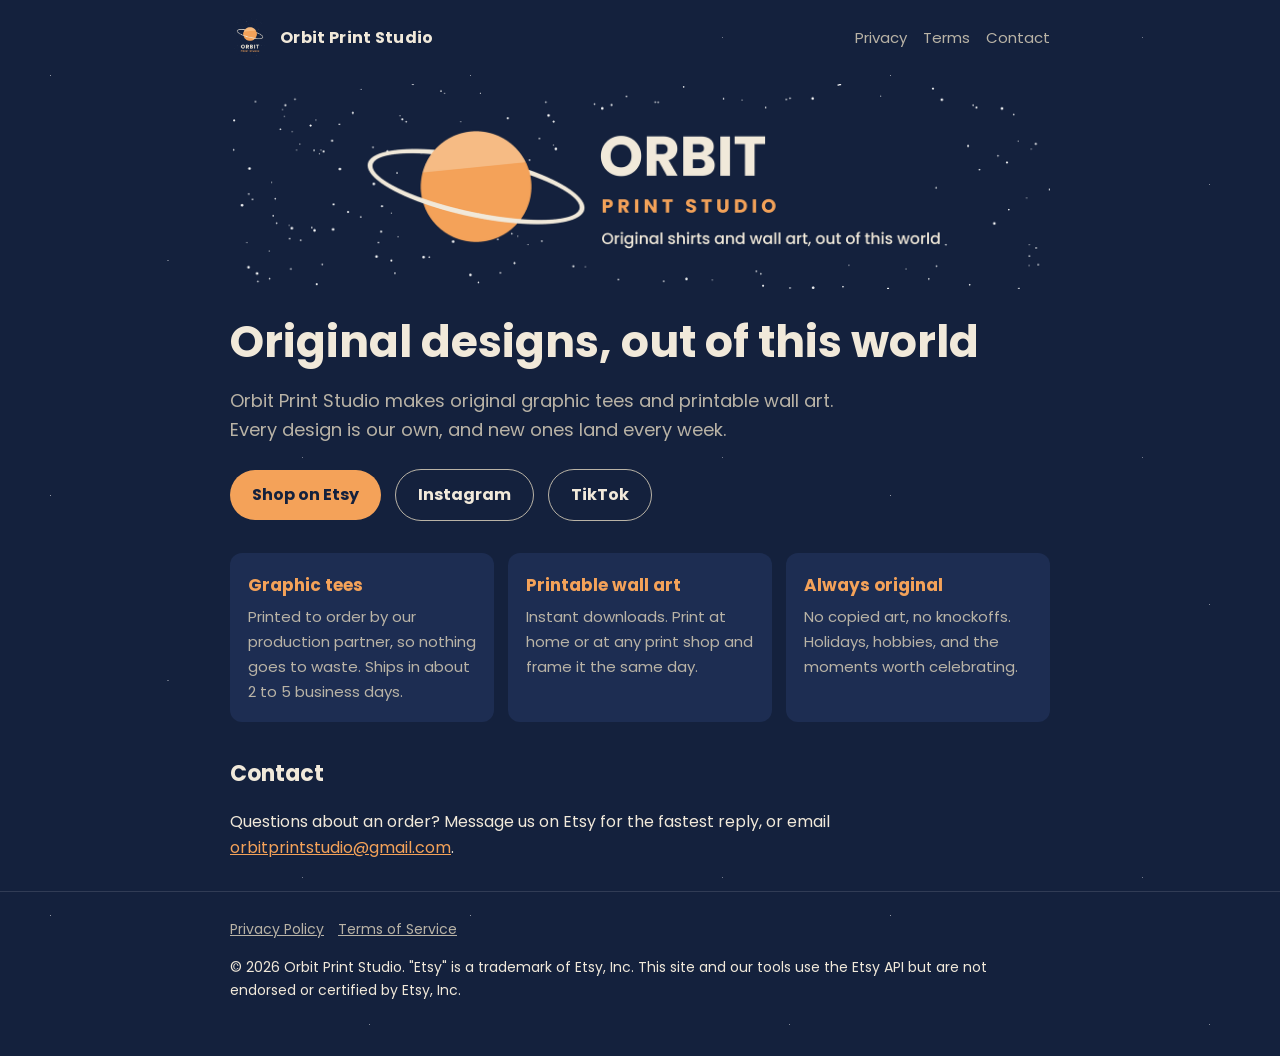
<file: index.html>
<!doctype html>
<html lang="en">
<head>
<meta charset="utf-8">
<meta name="viewport" content="width=device-width, initial-scale=1">
<title>Orbit Print Studio</title>
<meta name="description" content="Original graphic tees and printable wall art. New designs every week.">
<link rel="icon" href="favicon.png">
<link rel="preconnect" href="https://fonts.googleapis.com"><link rel="preconnect" href="https://fonts.gstatic.com" crossorigin>
<link href="https://fonts.googleapis.com/css2?family=Poppins:wght@400;500;700&display=swap" rel="stylesheet">
<link rel="stylesheet" href="style.css">
</head>
<body>
<header><div class="wrap">
  <a class="brand" href="index.html"><img src="logo.png" alt="">Orbit Print Studio</a>
  <nav><a href="privacy.html">Privacy</a><a href="terms.html">Terms</a><a href="#contact">Contact</a></nav>
</div></header>
<main class="wrap">
  <img class="banner" src="banner.png" alt="Orbit Print Studio banner: a ringed planet in a starry sky">
  <h1>Original designs, out of this world</h1>
  <p class="lead">Orbit Print Studio makes original graphic tees and printable wall art. Every design is our own, and new ones land every week.</p>
  <a class="btn" href="https://orbitprintstudioco.etsy.com">Shop on Etsy</a>
  <a class="btn ghost" href="https://www.instagram.com/orbitprintstudio.co/">Instagram</a>
  <a class="btn ghost" href="https://www.tiktok.com/@orbitprintstudio">TikTok</a>

  <div class="cards">
    <div class="card"><h3>Graphic tees</h3><p>Printed to order by our production partner, so nothing goes to waste. Ships in about 2 to 5 business days.</p></div>
    <div class="card"><h3>Printable wall art</h3><p>Instant downloads. Print at home or at any print shop and frame it the same day.</p></div>
    <div class="card"><h3>Always original</h3><p>No copied art, no knockoffs. Holidays, hobbies, and the moments worth celebrating.</p></div>
  </div>

  <h2 id="contact">Contact</h2>
  <p>Questions about an order? Message us on Etsy for the fastest reply, or email <a href="mailto:orbitprintstudio@gmail.com">orbitprintstudio@gmail.com</a>.</p>
</main>
<footer><div class="wrap">
  <a href="privacy.html">Privacy Policy</a><a href="terms.html">Terms of Service</a>
  <p>© 2026 Orbit Print Studio. "Etsy" is a trademark of Etsy, Inc. This site and our tools use the Etsy API but are not endorsed or certified by Etsy, Inc.</p>
</div></footer>
</body>
</html>
</file>
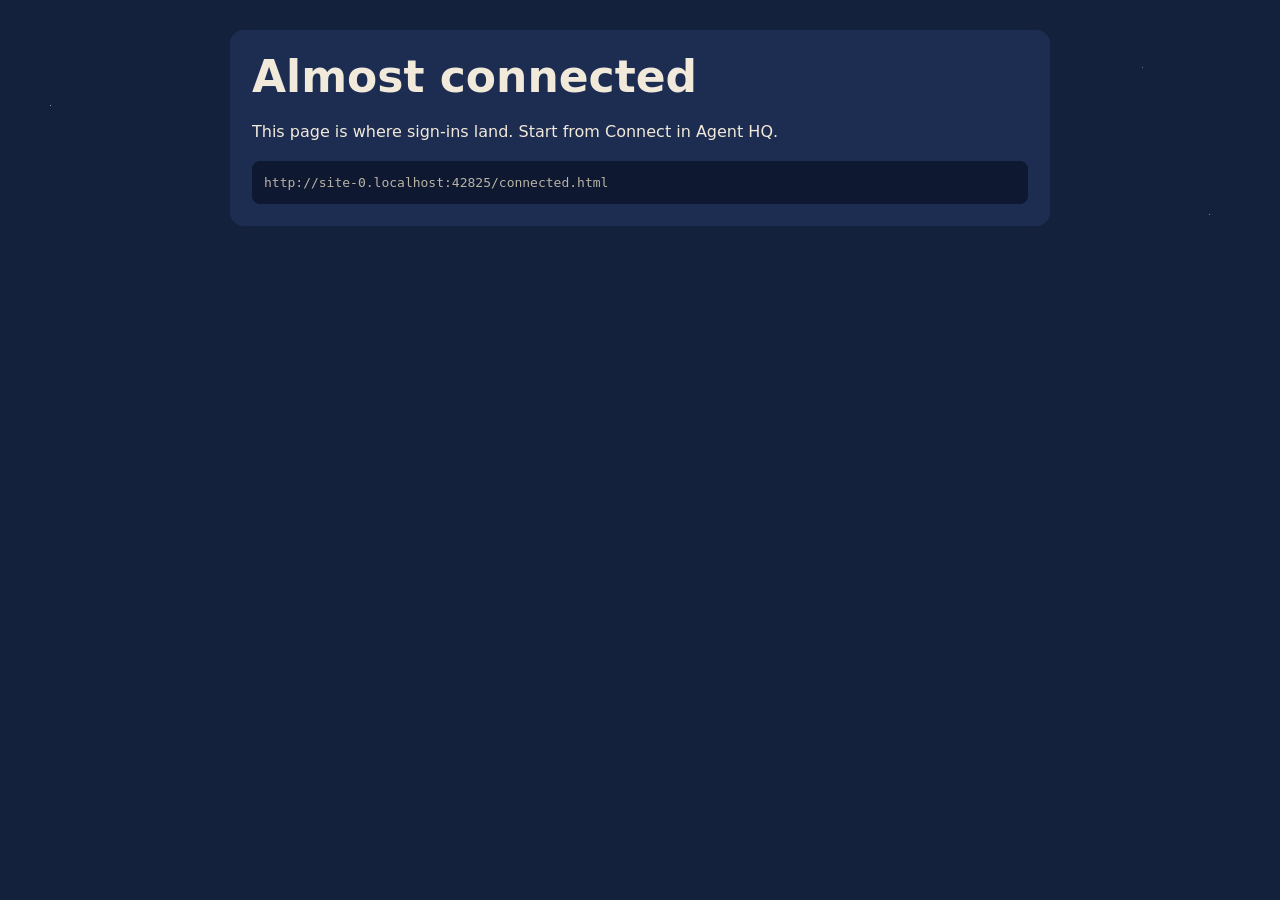
<file: connected.html>
<!doctype html>
<html lang="en">
<head>
<meta charset="utf-8">
<meta name="viewport" content="width=device-width, initial-scale=1">
<meta name="robots" content="noindex">
<meta name="referrer" content="no-referrer">
<title>Almost connected | Orbit Print Studio</title>
<link rel="icon" href="favicon.png">
<link rel="stylesheet" href="style.css">
<style>
  .box { background: var(--panel); border-radius: 14px; padding: 22px; margin: 30px 0; }
  .url { font: 13px/1.5 ui-monospace, Menlo, Consolas, monospace; word-break: break-all; background: #0e1830; padding: 12px; border-radius: 8px; color: var(--muted); max-height: 9em; overflow: auto; }
  button { font: 700 16px system-ui, sans-serif; background: var(--accent); color: #14213d; border: 0; padding: 14px 26px; border-radius: 999px; cursor: pointer; margin-top: 14px; }
</style>
</head>
<body>
<main class="wrap">
  <div class="box">
    <h1 id="h">Almost connected</h1>
    <p id="msg">Copy this page's address and paste it into Agent HQ to finish connecting. This page doesn't send it anywhere.</p>
    <div class="url" id="url"></div>
    <button id="copy">Copy</button>
    <p class="muted" id="done" hidden>Copied. Go back to Agent HQ and paste it into the box, then tap Finish connecting.</p>
  </div>
</main>
<script>
  const u = location.href, q = new URLSearchParams(location.search);
  document.getElementById("url").textContent = u;
  if (q.get("error")) {
    document.getElementById("h").textContent = "Not connected";
    document.getElementById("msg").textContent = "The sign-in was cancelled or refused (" + (q.get("error_description") || q.get("error")) + "). Go back to Agent HQ and tap Connect again.";
  } else if (!q.get("code")) {
    document.getElementById("msg").textContent = "This page is where sign-ins land. Start from Connect in Agent HQ.";
    document.getElementById("copy").hidden = true;
  }
  document.getElementById("copy").onclick = async () => {
    try { await navigator.clipboard.writeText(u); }
    catch (e) { const t = document.createElement("textarea"); t.value = u; document.body.appendChild(t); t.select(); document.execCommand("copy"); t.remove(); }
    document.getElementById("done").hidden = false;
  };
</script>
</body>
</html>
</file>
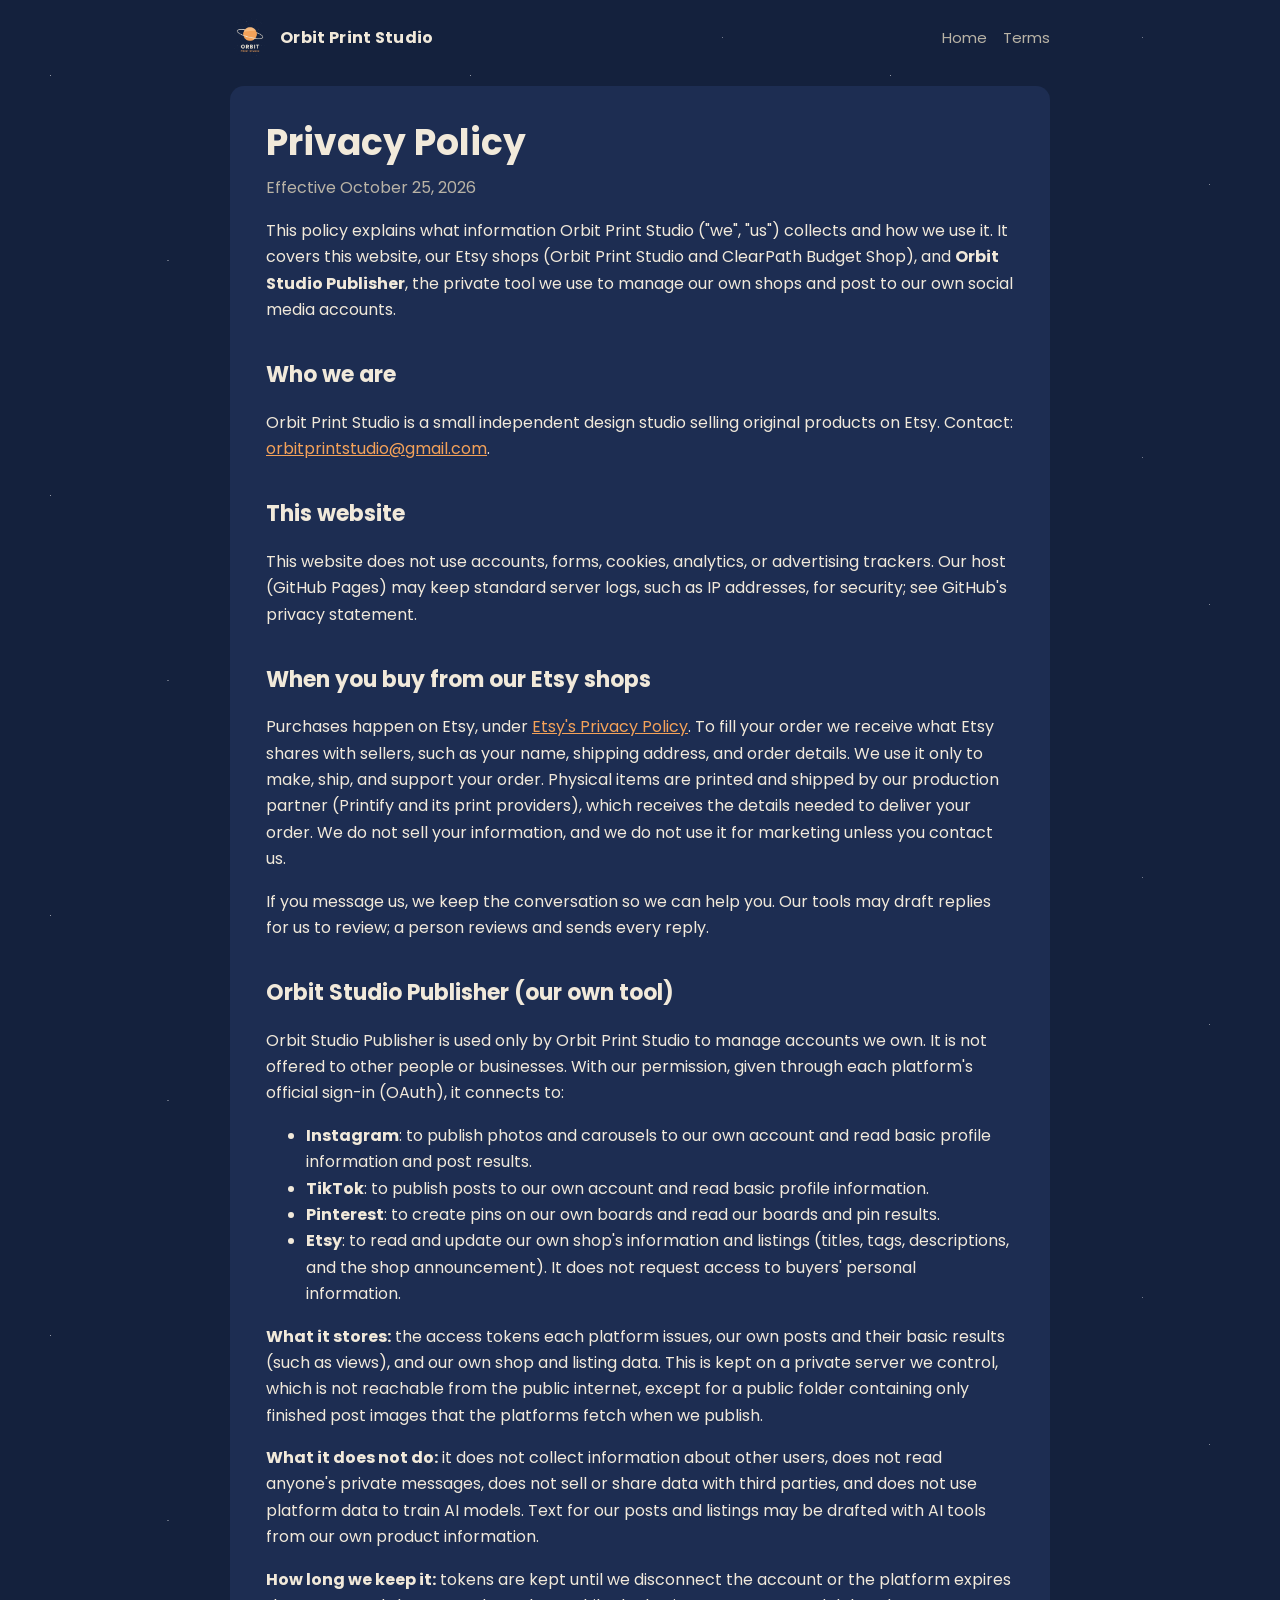
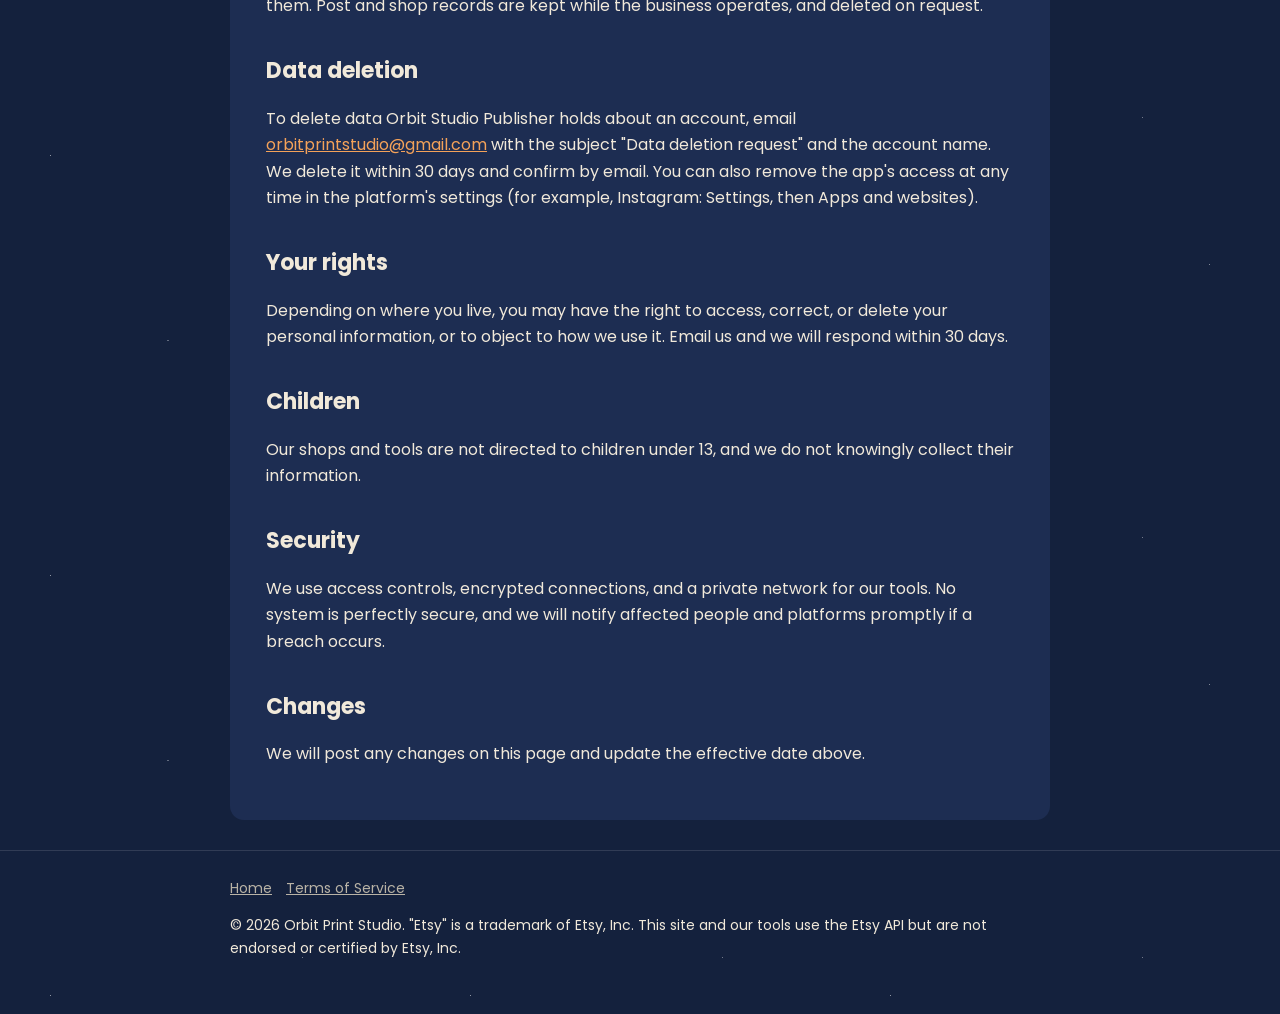
<file: privacy.html>
<!doctype html>
<html lang="en">
<head>
<meta charset="utf-8">
<meta name="viewport" content="width=device-width, initial-scale=1">
<title>Privacy Policy | Orbit Print Studio</title>
<link rel="icon" href="favicon.png">
<link rel="preconnect" href="https://fonts.googleapis.com"><link rel="preconnect" href="https://fonts.gstatic.com" crossorigin>
<link href="https://fonts.googleapis.com/css2?family=Poppins:wght@400;500;700&display=swap" rel="stylesheet">
<link rel="stylesheet" href="style.css">
</head>
<body>
<header><div class="wrap">
  <a class="brand" href="index.html"><img src="logo.png" alt="">Orbit Print Studio</a>
  <nav><a href="index.html">Home</a><a href="terms.html">Terms</a></nav>
</div></header>
<main class="wrap"><article class="doc">
<h1>Privacy Policy</h1>
<p class="date">Effective October 25, 2026</p>

<p>This policy explains what information Orbit Print Studio ("we", "us") collects and how we use it. It covers this website, our Etsy shops (Orbit Print Studio and ClearPath Budget Shop), and <strong>Orbit Studio Publisher</strong>, the private tool we use to manage our own shops and post to our own social media accounts.</p>

<h2>Who we are</h2>
<p>Orbit Print Studio is a small independent design studio selling original products on Etsy. Contact: <a href="mailto:orbitprintstudio@gmail.com">orbitprintstudio@gmail.com</a>.</p>

<h2>This website</h2>
<p>This website does not use accounts, forms, cookies, analytics, or advertising trackers. Our host (GitHub Pages) may keep standard server logs, such as IP addresses, for security; see GitHub's privacy statement.</p>

<h2>When you buy from our Etsy shops</h2>
<p>Purchases happen on Etsy, under <a href="https://www.etsy.com/legal/privacy">Etsy's Privacy Policy</a>. To fill your order we receive what Etsy shares with sellers, such as your name, shipping address, and order details. We use it only to make, ship, and support your order. Physical items are printed and shipped by our production partner (Printify and its print providers), which receives the details needed to deliver your order. We do not sell your information, and we do not use it for marketing unless you contact us.</p>
<p>If you message us, we keep the conversation so we can help you. Our tools may draft replies for us to review; a person reviews and sends every reply.</p>

<h2>Orbit Studio Publisher (our own tool)</h2>
<p>Orbit Studio Publisher is used only by Orbit Print Studio to manage accounts we own. It is not offered to other people or businesses. With our permission, given through each platform's official sign-in (OAuth), it connects to:</p>
<ul>
  <li><strong>Instagram</strong>: to publish photos and carousels to our own account and read basic profile information and post results.</li>
  <li><strong>TikTok</strong>: to publish posts to our own account and read basic profile information.</li>
  <li><strong>Pinterest</strong>: to create pins on our own boards and read our boards and pin results.</li>
  <li><strong>Etsy</strong>: to read and update our own shop's information and listings (titles, tags, descriptions, and the shop announcement). It does not request access to buyers' personal information.</li>
</ul>
<p><strong>What it stores:</strong> the access tokens each platform issues, our own posts and their basic results (such as views), and our own shop and listing data. This is kept on a private server we control, which is not reachable from the public internet, except for a public folder containing only finished post images that the platforms fetch when we publish.</p>
<p><strong>What it does not do:</strong> it does not collect information about other users, does not read anyone's private messages, does not sell or share data with third parties, and does not use platform data to train AI models. Text for our posts and listings may be drafted with AI tools from our own product information.</p>
<p><strong>How long we keep it:</strong> tokens are kept until we disconnect the account or the platform expires them. Post and shop records are kept while the business operates, and deleted on request.</p>

<h2 id="data-deletion">Data deletion</h2>
<p>To delete data Orbit Studio Publisher holds about an account, email <a href="mailto:orbitprintstudio@gmail.com?subject=Data%20deletion%20request">orbitprintstudio@gmail.com</a> with the subject "Data deletion request" and the account name. We delete it within 30 days and confirm by email. You can also remove the app's access at any time in the platform's settings (for example, Instagram: Settings, then Apps and websites).</p>

<h2>Your rights</h2>
<p>Depending on where you live, you may have the right to access, correct, or delete your personal information, or to object to how we use it. Email us and we will respond within 30 days.</p>

<h2>Children</h2>
<p>Our shops and tools are not directed to children under 13, and we do not knowingly collect their information.</p>

<h2>Security</h2>
<p>We use access controls, encrypted connections, and a private network for our tools. No system is perfectly secure, and we will notify affected people and platforms promptly if a breach occurs.</p>

<h2>Changes</h2>
<p>We will post any changes on this page and update the effective date above.</p>
</article></main>
<footer><div class="wrap">
  <a href="index.html">Home</a><a href="terms.html">Terms of Service</a>
  <p>© 2026 Orbit Print Studio. "Etsy" is a trademark of Etsy, Inc. This site and our tools use the Etsy API but are not endorsed or certified by Etsy, Inc.</p>
</div></footer>
</body>
</html>
</file>
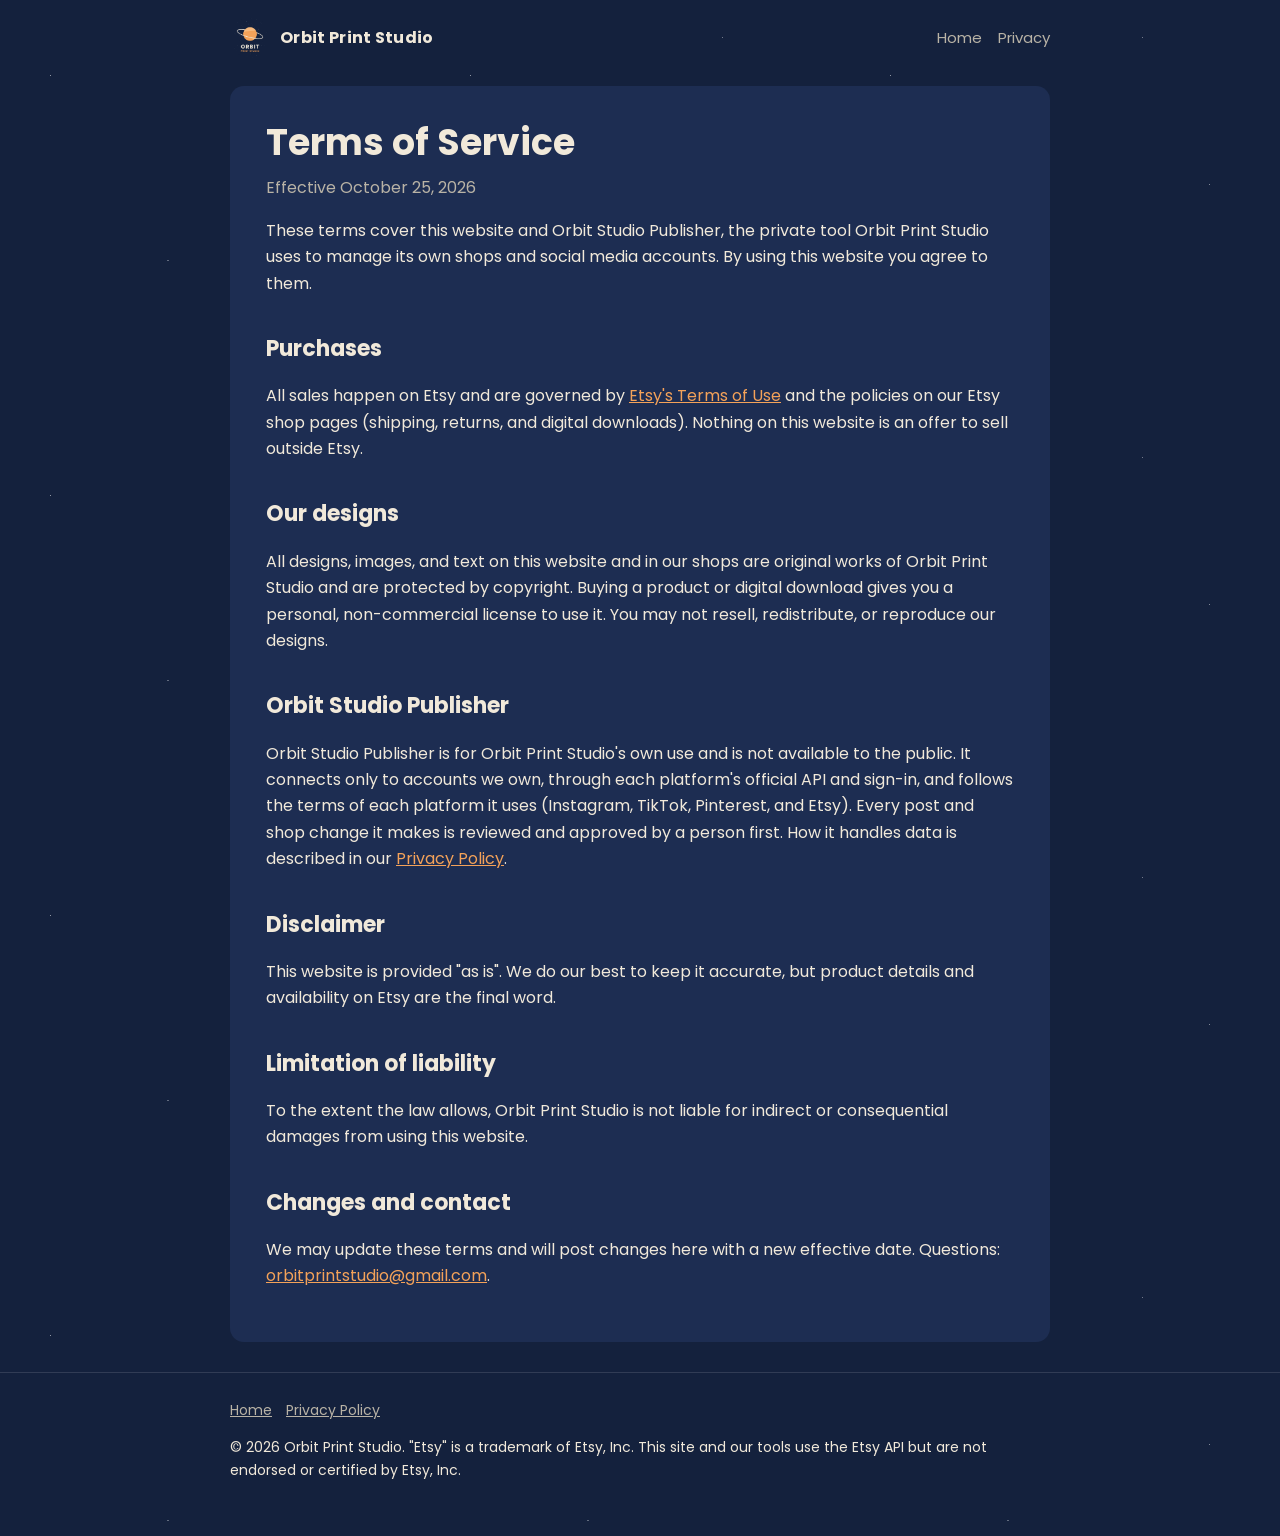
<file: terms.html>
<!doctype html>
<html lang="en">
<head>
<meta charset="utf-8">
<meta name="viewport" content="width=device-width, initial-scale=1">
<title>Terms of Service | Orbit Print Studio</title>
<link rel="icon" href="favicon.png">
<link rel="preconnect" href="https://fonts.googleapis.com"><link rel="preconnect" href="https://fonts.gstatic.com" crossorigin>
<link href="https://fonts.googleapis.com/css2?family=Poppins:wght@400;500;700&display=swap" rel="stylesheet">
<link rel="stylesheet" href="style.css">
</head>
<body>
<header><div class="wrap">
  <a class="brand" href="index.html"><img src="logo.png" alt="">Orbit Print Studio</a>
  <nav><a href="index.html">Home</a><a href="privacy.html">Privacy</a></nav>
</div></header>
<main class="wrap"><article class="doc">
<h1>Terms of Service</h1>
<p class="date">Effective October 25, 2026</p>

<p>These terms cover this website and Orbit Studio Publisher, the private tool Orbit Print Studio uses to manage its own shops and social media accounts. By using this website you agree to them.</p>

<h2>Purchases</h2>
<p>All sales happen on Etsy and are governed by <a href="https://www.etsy.com/legal/terms-of-use">Etsy's Terms of Use</a> and the policies on our Etsy shop pages (shipping, returns, and digital downloads). Nothing on this website is an offer to sell outside Etsy.</p>

<h2>Our designs</h2>
<p>All designs, images, and text on this website and in our shops are original works of Orbit Print Studio and are protected by copyright. Buying a product or digital download gives you a personal, non-commercial license to use it. You may not resell, redistribute, or reproduce our designs.</p>

<h2>Orbit Studio Publisher</h2>
<p>Orbit Studio Publisher is for Orbit Print Studio's own use and is not available to the public. It connects only to accounts we own, through each platform's official API and sign-in, and follows the terms of each platform it uses (Instagram, TikTok, Pinterest, and Etsy). Every post and shop change it makes is reviewed and approved by a person first. How it handles data is described in our <a href="privacy.html">Privacy Policy</a>.</p>

<h2>Disclaimer</h2>
<p>This website is provided "as is". We do our best to keep it accurate, but product details and availability on Etsy are the final word.</p>

<h2>Limitation of liability</h2>
<p>To the extent the law allows, Orbit Print Studio is not liable for indirect or consequential damages from using this website.</p>

<h2>Changes and contact</h2>
<p>We may update these terms and will post changes here with a new effective date. Questions: <a href="mailto:orbitprintstudio@gmail.com">orbitprintstudio@gmail.com</a>.</p>
</article></main>
<footer><div class="wrap">
  <a href="index.html">Home</a><a href="privacy.html">Privacy Policy</a>
  <p>© 2026 Orbit Print Studio. "Etsy" is a trademark of Etsy, Inc. This site and our tools use the Etsy API but are not endorsed or certified by Etsy, Inc.</p>
</div></footer>
</body>
</html>
</file>
<file: style.css>
:root { --bg: #14213d; --panel: #1d2d52; --ink: #f1e9da; --muted: #b9b3a6; --accent: #f4a259; }
* { box-sizing: border-box; }
html { background: var(--bg); }
body { margin: 0; font-family: "Poppins", system-ui, sans-serif; color: var(--ink); line-height: 1.65;
  background: radial-gradient(1px 1px at 12% 18%, #fff8 50%, transparent 51%), radial-gradient(1px 1px at 72% 9%, #fff6 50%, transparent 51%),
              radial-gradient(1.5px 1.5px at 40% 62%, #fff5 50%, transparent 51%), radial-gradient(1px 1px at 88% 44%, #fff7 50%, transparent 51%),
              radial-gradient(1px 1px at 25% 85%, #fff6 50%, transparent 51%), var(--bg);
  background-size: 420px 420px; }
a { color: var(--accent); }
.wrap { max-width: 860px; margin: 0 auto; padding: 0 20px; }
header { padding: 18px 0; }
header .wrap { display: flex; align-items: center; justify-content: space-between; gap: 12px; flex-wrap: wrap; }
.brand { display: flex; align-items: center; gap: 10px; color: var(--ink); text-decoration: none; font-weight: 700; letter-spacing: .02em; }
.brand img { width: 40px; height: 40px; border-radius: 50%; }
nav a { color: var(--muted); text-decoration: none; margin-left: 16px; font-size: 15px; }
nav a:hover { color: var(--ink); }
.banner { width: 100%; border-radius: 14px; display: block; margin: 8px 0 28px; }
h1 { font-size: clamp(28px, 6vw, 44px); line-height: 1.15; margin: 0 0 12px; }
h2 { font-size: 22px; margin: 34px 0 8px; }
p, li { color: var(--ink); }
.lead { font-size: 18px; color: var(--muted); max-width: 640px; }
.cards { display: grid; grid-template-columns: repeat(auto-fit, minmax(220px, 1fr)); gap: 14px; margin: 26px 0; }
.card { background: var(--panel); border-radius: 12px; padding: 18px; }
.card h3 { margin: 0 0 6px; font-size: 17px; color: var(--accent); }
.card p { margin: 0; color: var(--muted); font-size: 15px; }
.btn { display: inline-block; background: var(--accent); color: #14213d; font-weight: 700; padding: 12px 22px; border-radius: 999px; text-decoration: none; margin: 6px 10px 6px 0; }
.btn.ghost { background: transparent; color: var(--ink); border: 1.5px solid var(--muted); }
.doc { background: var(--panel); border-radius: 14px; padding: clamp(18px, 4vw, 36px); margin: 10px 0 30px; }
.doc h1 { font-size: clamp(26px, 5vw, 36px); }
.doc .date { color: var(--muted); margin-top: 0; }
footer { color: var(--muted); font-size: 14px; padding: 26px 0 40px; border-top: 1px solid #ffffff1f; margin-top: 30px; }
footer a { color: var(--muted); margin-right: 14px; }
</file>
